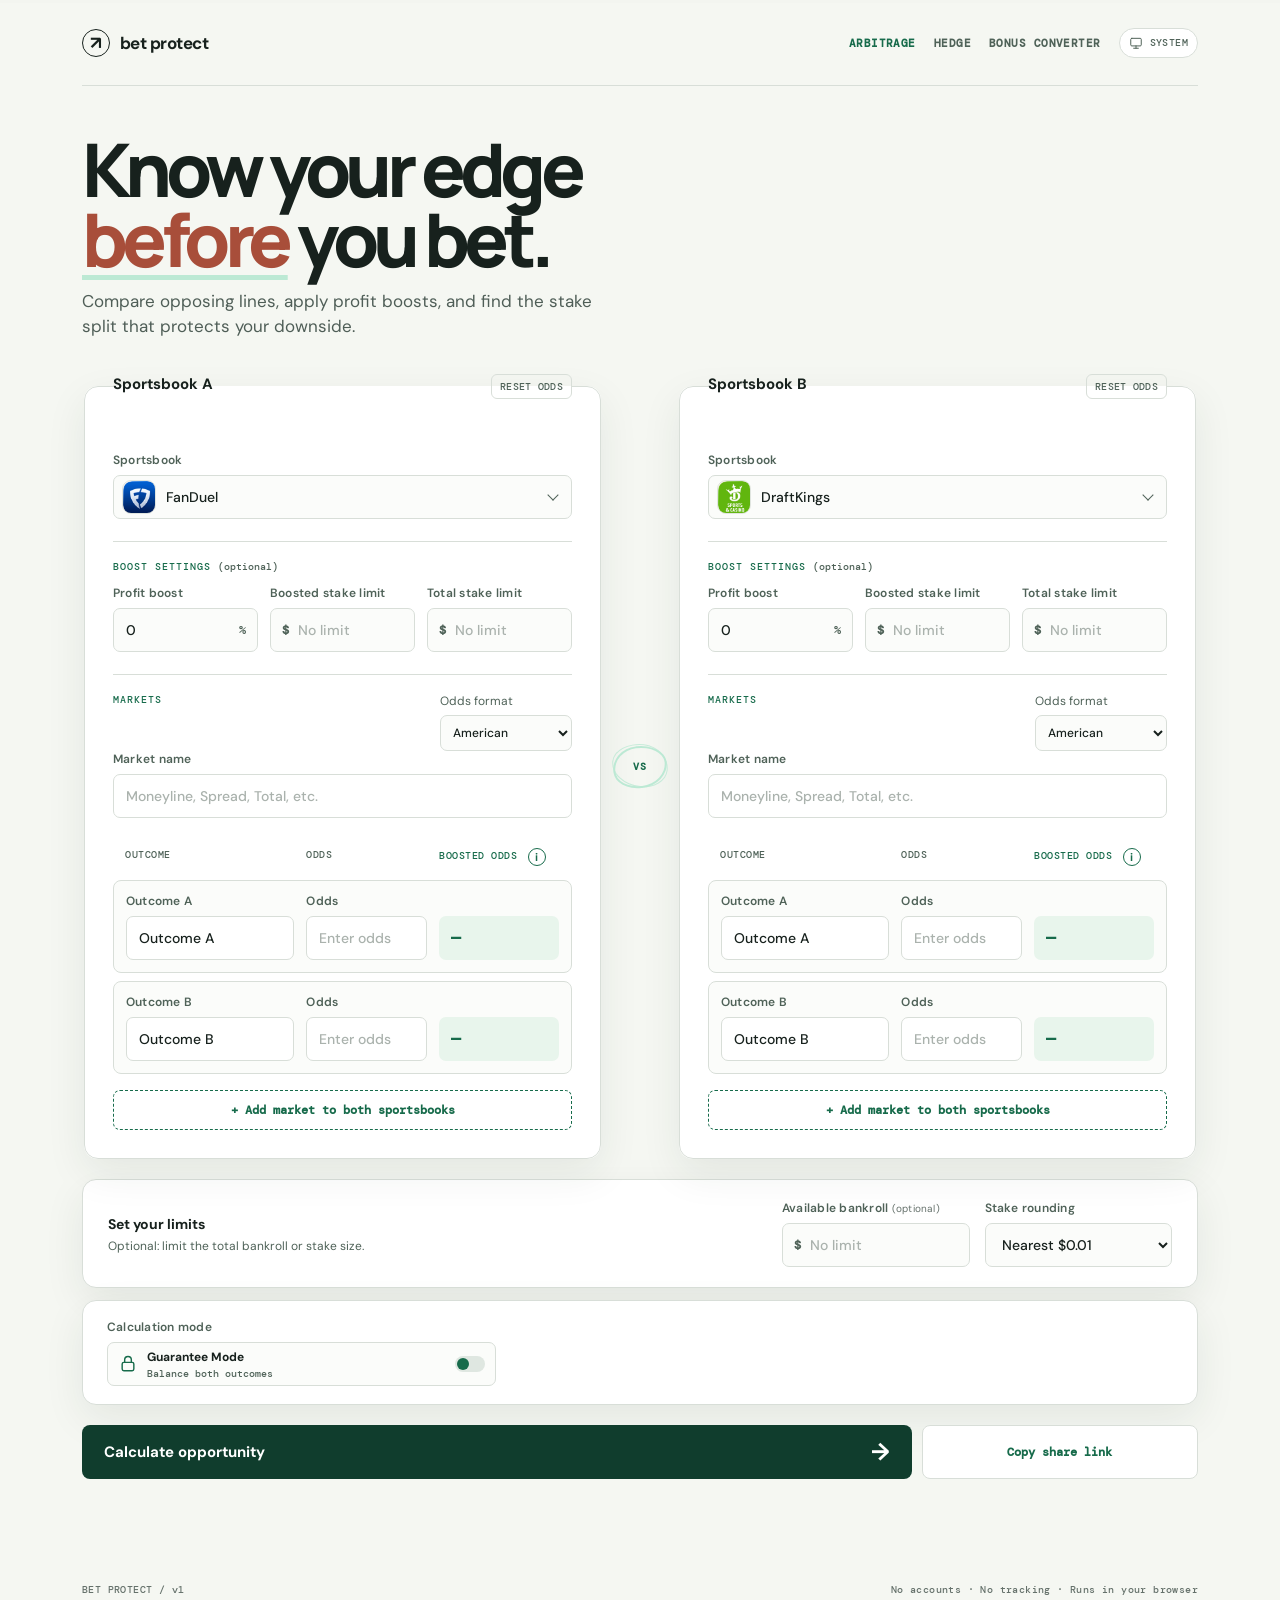
<file: index.html>
<!doctype html>
<html lang="en">
  <head>
    <meta charset="UTF-8" />
    <meta name="viewport" content="width=device-width, initial-scale=1" />
    <meta name="description" content="Calculate two-sided sportsbook arbitrage opportunities with profit boosts, limits, and settlement checks." />
    <title>Bet Protect — Arbitrage calculator</title>
    <link rel="icon" href="assets/favicon.svg" type="image/svg+xml" />
    <link rel="stylesheet" href="styles.css" />
  </head>
  <body>
    <main class="shell">
      <header class="topbar">
        <a class="brand" href="."><span class="brand-mark" aria-hidden="true">↗</span><span>bet protect</span></a><nav class="tool-nav" aria-label="Tools"><a class="active" href="index.html" aria-current="page">Arbitrage</a><a href="hedge.html">Hedge</a><a href="bonus.html">Bonus converter</a><button class="theme-toggle" type="button" data-theme-toggle><span class="theme-toggle-icon" aria-hidden="true"></span><span>System</span></button></nav>
      </header>

      <section class="intro" aria-labelledby="page-title">
        <div>
          <h1 id="page-title">Know your edge<br /><em>before</em> you bet.</h1>
          <p class="lede">Compare opposing lines, apply profit boosts, and find the stake split that protects your downside.</p>
        </div>
      </section>

      <form id="calculator-form" novalidate>
        <section class="market-grid" aria-label="Bet inputs">
          <fieldset class="bet-panel panel-a">
            <legend><span id="book-title-a">Sportsbook A</span><button type="button" class="reset-book" data-reset-side="a">Reset odds</button></legend>
            <label class="field full"><span>Sportsbook</span><div class="book-picker" data-book-picker="a"><select id="book-a" name="book-a" class="book-native-select"><option value="FanDuel">FanDuel</option><option value="DraftKings">DraftKings</option><option value="BetMGM">BetMGM</option><option value="Caesars Sportsbook">Caesars Sportsbook</option><option value="bet365">bet365</option><option value="PrizePicks">PrizePicks</option><option value="Underdog">Underdog</option><option value="Kalshi">Kalshi</option><option value="Polymarket">Polymarket</option><option value="Other sportsbook">Other sportsbook</option></select><button type="button" class="book-trigger" id="book-trigger-a" aria-haspopup="listbox" aria-expanded="false"><span id="logo-a" class="book-logo logo-generic" aria-hidden="true">A</span><span id="book-label-a">FanDuel</span><span class="book-chevron" aria-hidden="true">⌄</span></button><div class="book-menu" id="book-menu-a" role="listbox" aria-label="Choose first sportsbook"></div></div></label>
            <div class="book-settings"><span class="subsection-label">Boost settings <small>(optional)</small></span><div class="settings-row"><label class="field"><span>Profit boost</span><div class="input-suffix"><input id="boost-a" name="boost-a" type="number" value="0" min="0" step="any" /><span>%</span></div></label><label class="field"><span>Boosted stake limit</span><div class="input-prefix"><span>$</span><input id="max-boost-a" name="max-boost-a" type="number" placeholder="No limit" min="0" step="any" /></div></label><label class="field"><span>Total stake limit</span><div class="input-prefix"><span>$</span><input id="max-stake-a" name="max-stake-a" type="number" placeholder="No limit" min="0" step="any" /></div></label></div></div>
            <div class="outcomes-settings market-group" data-market-index="1"><label class="market-name field"><span>Market name</span><input value="Market 1" maxlength="80" placeholder="e.g. Main line" /></label><div class="outcomes-heading"><span class="subsection-label">Markets</span><label class="compact-format"><span>Odds format</span><select id="format-a" name="format-a"><option value="american">American</option><option value="decimal">Decimal</option></select></label></div><div class="outcome-table-head"><span>Outcome</span><span>Odds</span><span>Boosted odds <button type="button" class="info-button outcome-info" data-info-side="a" aria-label="Show boost calculation">i</button></span></div><div class="outcome-row"><label class="field"><span>Outcome A</span><input id="outcome-a" maxlength="80" name="outcome-a" value="Outcome A" /></label><label class="field"><span>Odds</span><input id="odds-a" name="odds-a" type="text" inputmode="text" autocomplete="off" placeholder="Enter odds" /></label><output id="boosted-a-1" class="boosted-value">—</output></div><div class="outcome-row"><label class="field"><span>Outcome B</span><input id="outcome-a-2" maxlength="80" value="Outcome B" /></label><label class="field"><span>Odds</span><input id="odds-a-2" type="text" inputmode="text" autocomplete="off" placeholder="Enter odds" /></label><output id="boosted-a-2" class="boosted-value">—</output></div><small id="boosted-preview-a" class="boosted-preview" hidden></small></div><button type="button" id="add-market" class="add-market">+ Add market to both sportsbooks</button>
          </fieldset>

          <div class="versus" aria-hidden="true"><span>VS</span></div>

          <fieldset class="bet-panel panel-b">
            <legend><span id="book-title-b">Sportsbook B</span><button type="button" class="reset-book" data-reset-side="b">Reset odds</button></legend>
            <label class="field full"><span>Sportsbook</span><div class="book-picker" data-book-picker="b"><select id="book-b" name="book-b" class="book-native-select"><option value="FanDuel">FanDuel</option><option value="DraftKings" selected>DraftKings</option><option value="BetMGM">BetMGM</option><option value="Caesars Sportsbook">Caesars Sportsbook</option><option value="bet365">bet365</option><option value="PrizePicks">PrizePicks</option><option value="Underdog">Underdog</option><option value="Kalshi">Kalshi</option><option value="Polymarket">Polymarket</option><option value="Other sportsbook">Other sportsbook</option></select><button type="button" class="book-trigger" id="book-trigger-b" aria-haspopup="listbox" aria-expanded="false"><span id="logo-b" class="book-logo logo-generic" aria-hidden="true">B</span><span id="book-label-b">DraftKings</span><span class="book-chevron" aria-hidden="true">⌄</span></button><div class="book-menu" id="book-menu-b" role="listbox" aria-label="Choose opposing sportsbook"></div></div></label>
            <div class="book-settings"><span class="subsection-label">Boost settings <small>(optional)</small></span><div class="settings-row"><label class="field"><span>Profit boost</span><div class="input-suffix"><input id="boost-b" name="boost-b" type="number" value="0" min="0" step="any" /><span>%</span></div></label><label class="field"><span>Boosted stake limit</span><div class="input-prefix"><span>$</span><input id="max-boost-b" name="max-boost-b" type="number" placeholder="No limit" min="0" step="any" /></div></label><label class="field"><span>Total stake limit</span><div class="input-prefix"><span>$</span><input id="max-stake-b" name="max-stake-b" type="number" placeholder="No limit" min="0" step="any" /></div></label></div></div>
            <div class="outcomes-settings market-group" data-market-index="1"><label class="market-name field"><span>Market name</span><input value="Market 1" maxlength="80" placeholder="e.g. Main line" /></label><div class="outcomes-heading"><span class="subsection-label">Markets</span><label class="compact-format"><span>Odds format</span><select id="format-b" name="format-b"><option value="american">American</option><option value="decimal">Decimal</option></select></label></div><div class="outcome-table-head"><span>Outcome</span><span>Odds</span><span>Boosted odds <button type="button" class="info-button outcome-info" data-info-side="b" aria-label="Show boost calculation">i</button></span></div><div class="outcome-row"><label class="field"><span>Outcome A</span><input id="outcome-b" maxlength="80" name="outcome-b" value="Outcome A" /></label><label class="field"><span>Odds</span><input id="odds-b" name="odds-b" type="text" inputmode="text" autocomplete="off" placeholder="Enter odds" /></label><output id="boosted-b-1" class="boosted-value">—</output></div><div class="outcome-row"><label class="field"><span>Outcome B</span><input id="outcome-b-2" maxlength="80" value="Outcome B" /></label><label class="field"><span>Odds</span><input id="odds-b-2" type="text" inputmode="text" autocomplete="off" placeholder="Enter odds" /></label><output id="boosted-b-2" class="boosted-value">—</output></div><small id="boosted-preview-b" class="boosted-preview" hidden></small></div>
          </fieldset>
        </section>

        <section class="controls panel" aria-label="Calculation settings">
          <div class="control-copy"><div><strong>Set your limits</strong><p>Optional: limit the total bankroll or stake size.</p></div></div>
          <div class="control-fields">
            <label class="field"><span>Available bankroll <small>(optional)</small></span><div class="input-prefix"><span>$</span><input id="bankroll" name="bankroll" type="number" inputmode="text" placeholder="No limit" min="0" step="any" /></div></label>
            <label class="field"><span>Stake rounding</span><select id="rounding" name="rounding"><option value="0.01">Nearest $0.01</option><option value="0.1">Nearest $0.10</option><option value="1">Nearest $1</option></select></label>
          </div>
        </section>
        <section class="strategy-panel panel" aria-label="Calculation mode"><div class="strategy-controls"><div class="mode-field"><span class="field-label">Calculation mode</span><button id="strategy-mode" class="mode-toggle" type="button" role="switch" aria-checked="false"><span class="mode-icon mode-lock" aria-hidden="true"><svg viewBox="0 0 24 24"><rect x="5" y="10" width="14" height="10" rx="2"/><path d="M8 10V7a4 4 0 0 1 8 0v3"/></svg></span><span class="mode-icon mode-shield" aria-hidden="true"><svg viewBox="0 0 24 24"><path d="M12 3 19 6v5c0 4.7-2.8 8.1-7 10-4.2-1.9-7-5.3-7-10V6l7-3Z"/></svg></span><span class="mode-toggle-copy"><strong>Guarantee Mode</strong><small>Balance both outcomes</small></span><span class="mode-toggle-track" aria-hidden="true"><span></span></span></button></div><label class="field favored-field" hidden><span>Favor</span><select id="favored-outcome"><option value="a">Outcome A</option><option value="b">Outcome B</option></select></label><label class="field favored-field" hidden><span>Maximum acceptable loss</span><div class="input-prefix"><span>$</span><input id="max-loss" type="number" min="0" step="any" placeholder="0.00" /></div></label></div></section>

        <div id="error-message" class="error-message" role="alert" hidden></div>
        <div class="form-actions"><button class="calculate-button" type="submit"><span>Calculate opportunity</span><span class="button-arrow" aria-hidden="true">→</span></button><button id="share-button" class="share-button" type="button">Copy share link</button><span id="share-status" class="share-status" role="status" aria-live="polite"></span></div>
      </form>

      <section id="results" class="results" aria-live="polite" hidden>
        <div class="results-heading"><div><h2 id="result-title">Opportunity found</h2><p id="result-note" class="result-note">Both sides are balanced after rounding.</p></div><span id="arb-badge" class="badge">Mathematical arbitrage</span></div>
        <div id="hero-result" class="hero-result panel"><div><span class="result-label">Guaranteed profit</span><strong id="guaranteed-profit">+$0.00</strong></div><div class="result-side"><span class="result-label">ROI</span><strong id="roi">0.00%</strong><span id="arb-score" class="muted">Arb score 0.0000</span></div></div>
        <div class="panel pairing-panel"><div class="section-heading"><div><h3>Cross-book pairing comparison</h3></div><span class="muted">Choose a pairing</span></div><p class="warning-intro">Pick the direction with the strongest opposing lines after boosts.</p><div id="pairing-results"></div><button type="button" id="pairing-toggle" class="collapse-toggle" aria-expanded="true" aria-controls="pairing-results" aria-label="Collapse pairing comparison"><span aria-hidden="true"></span></button></div>
        <div class="stake-grid">
          <article class="stake-card"><div class="stake-card-head"><span class="stake-label">Bet A</span><span class="stake-book"><span id="stake-logo-a" class="book-logo logo-generic" aria-hidden="true">A</span><span id="result-book-a">Sportsbook A</span></span></div><strong id="stake-a">$0.00</strong><p id="result-outcome-a">Outcome A</p><div class="stake-meta"><span id="effective-a" class="effective-odds">Effective odds —</span><span id="boost-used-a" class="boost-used">0% boost used</span></div></article>
          <article class="stake-card"><div class="stake-card-head"><span class="stake-label">Bet B</span><span class="stake-book"><span id="stake-logo-b" class="book-logo logo-generic" aria-hidden="true">B</span><span id="result-book-b">Sportsbook B</span></span></div><strong id="stake-b">$0.00</strong><p id="result-outcome-b">Outcome B</p><div class="stake-meta"><span id="effective-b" class="effective-odds">Effective odds —</span><span id="boost-used-b" class="boost-used">0% boost used</span></div></article>
          <div class="total-staked"><span>Total staked</span><strong id="total-stake">$0.00</strong></div>
        </div>
        <div class="analysis-grid">
          <div class="panel outcome-panel"><div class="section-heading"><div><h3>Outcome analysis</h3></div><span class="muted">After rounding</span></div><table><thead><tr><th>Scenario</th><th>Gross payout</th><th>Net result</th></tr></thead><tbody><tr><td><span class="scenario-brand"><span id="analysis-logo-a" class="analysis-logo logo-generic" aria-hidden="true">A</span><span id="table-outcome-a">Outcome A wins</span></span></td><td id="payout-a">$0.00</td><td id="profit-a" class="positive">+$0.00</td></tr><tr><td><span class="scenario-brand"><span id="analysis-logo-b" class="analysis-logo logo-generic" aria-hidden="true">B</span><span id="table-outcome-b">Outcome B wins</span></span></td><td id="payout-b">$0.00</td><td id="profit-b" class="positive">+$0.00</td></tr></tbody></table><div class="math-breakdown"><div><span id="math-a-label">If Outcome A wins</span><code id="math-a-payout">$0.00 × 0.000 = $0.00 payout</code><code id="math-a-profit">$0.00 − $0.00 total stake = +$0.00</code></div><div><span id="math-b-label">If Outcome B wins</span><code id="math-b-payout">$0.00 × 0.000 = $0.00 payout</code><code id="math-b-profit">$0.00 − $0.00 total stake = +$0.00</code></div></div></div>
          <div class="panel warnings-panel"><div class="section-heading"><div><h3>Settlement check</h3></div><span class="check-status">User verify</span></div><p class="warning-intro">The math can be protected; settlement still depends on each book's rules.</p><ul id="warnings"></ul></div>
        </div>
        <p class="disclaimer">This calculator finds mathematical arbitrage only. Verify event identity, market definitions, boost eligibility, and settlement rules before placing either wager.</p>
      </section>
      <footer><span>BET PROTECT / v1</span><span>No accounts · No tracking · Runs in your browser</span></footer>
    </main>
    <script src="theme.js"></script><script src="app.js"></script>
  </body>
</html>
</file>
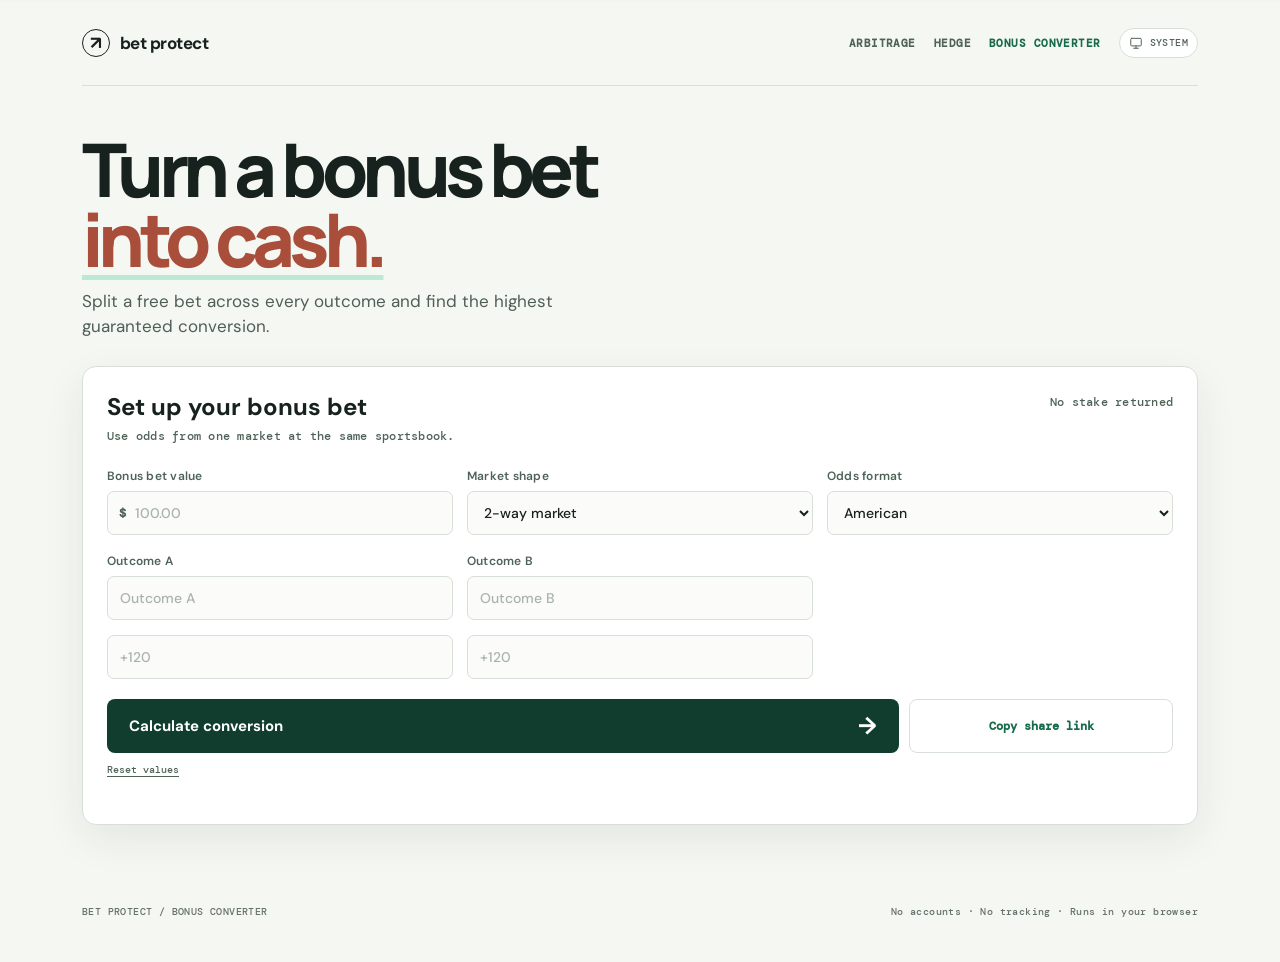
<file: bonus.html>
<!doctype html>
<html lang="en">
  <head>
    <meta charset="UTF-8" />
    <meta name="viewport" content="width=device-width, initial-scale=1" />
    <meta name="description" content="Maximize the conversion of a bonus bet across two-way and three-way markets." />
    <title>Bet Protect — Bonus bet converter</title>
    <link rel="icon" href="assets/favicon.svg" type="image/svg+xml" />
    <link rel="stylesheet" href="styles.css" />
  </head>
  <body>
    <main class="shell bonus-shell">
      <header class="topbar">
        <a class="brand" href="index.html"><span class="brand-mark" aria-hidden="true">↗</span><span>bet protect</span></a>
        <nav class="tool-nav" aria-label="Tools"><a href="index.html">Arbitrage</a><a href="hedge.html">Hedge</a><a class="active" href="bonus.html" aria-current="page">Bonus converter</a><button class="theme-toggle" type="button" data-theme-toggle><span class="theme-toggle-icon" aria-hidden="true"></span><span>System</span></button></nav>
      </header>
      <section class="intro bonus-intro" aria-labelledby="bonus-title">
        <div><h1 id="bonus-title">Turn a bonus bet<br /><em>into cash.</em></h1><p class="lede">Split a free bet across every outcome and find the highest guaranteed conversion.</p></div>
      </section>
      <form id="bonus-form" class="bonus-form" novalidate>
        <section class="panel bonus-input-panel" aria-label="Bonus bet details">
          <div class="section-heading"><div><h2>Set up your bonus bet</h2><p class="muted">Use odds from one market at the same sportsbook.</p></div><span class="muted">No stake returned</span></div>
          <div class="bonus-controls">
            <label class="field"><span>Bonus bet value</span><div class="input-prefix"><span>$</span><input id="bonus-amount" type="number" min="0.01" step="0.01" placeholder="100.00" required /></div></label>
            <label class="field"><span>Market shape</span><select id="market-shape"><option value="2">2-way market</option><option value="3">3-way market</option></select></label>
            <label class="field"><span>Odds format</span><select id="bonus-format"><option value="american">American</option><option value="decimal">Decimal</option></select></label>
          </div>
          <div id="bonus-outcomes" class="bonus-outcomes"></div>
          <div class="form-actions"><button class="calculate-button" type="submit"><span>Calculate conversion</span><span class="button-arrow" aria-hidden="true">→</span></button><button id="bonus-share-button" class="share-button" type="button">Copy share link</button><button id="bonus-reset" class="bonus-reset-button" type="button">Reset values</button><span id="bonus-share-status" class="share-status" role="status" aria-live="polite"></span><span id="bonus-error" class="share-status error-message" role="alert" aria-live="polite" hidden></span></div>
        </section>
      </form>
      <section id="bonus-results" class="bonus-results" aria-live="polite" hidden>
        <div class="results-heading"><div><h2>Conversion plan</h2><p id="bonus-result-note" class="result-note">The allocation equalizes your net profit whichever outcome wins.</p></div><span class="result-badge">GUARANTEED CONVERSION</span></div>
        <div class="bonus-hero panel"><div><span class="eyebrow">GUARANTEED CASH VALUE</span><strong id="guaranteed-cash">+$0.00</strong></div><div class="bonus-hero-stats"><span><small>Conversion rate</small><b id="conversion-rate">0.00%</b></span><span><small>Bonus value</small><b id="result-bonus">$0.00</b></span></div></div>
        <div id="bonus-result-grid" class="bonus-result-grid"></div>
        <details class="panel bonus-explainer"><summary><strong>How the conversion is calculated</strong><span class="muted">Math details</span><span class="disclosure-icon" aria-hidden="true"></span></summary><div id="bonus-math" class="bonus-math"></div></details>
      </section>
      <footer><span>BET PROTECT / BONUS CONVERTER</span><span>No accounts · No tracking · Runs in your browser</span></footer>
    </main>
    <script src="theme.js"></script><script src="bonus.js"></script>
  </body>
</html>
</file>
<file: styles.css>
@import url('https://fonts.googleapis.com/css2?family=DM+Mono:wght@400;500&family=DM+Sans:wght@400;500;600;700&family=Manrope:wght@700;800&display=swap');

:root { --ink:#17211d; --muted:#4f6258; --line:#d8ded8; --paper:#f5f7f2; --surface:#fff; --mint:#bce9d4; --green:#176b4b; --deep:#103d2d; --coral:#ef7e62; --coral-ink:#a84e3a; --muted-light:#65716b; --shadow:0 14px 40px rgba(21,46,35,.08); }
[data-theme="dark"] { color-scheme:dark; --ink:#edf5ef; --muted:#a9bdb1; --line:#30483d; --paper:#101b17; --surface:#172821; --mint:#285a47; --green:#71d4a8; --deep:#0a3527; --coral:#ff9279; --coral-ink:#ffab93; --muted-light:#91a69a; --shadow:0 14px 40px rgba(0,0,0,.24); }
@media (prefers-color-scheme: dark) { :root:not([data-theme="light"]) { color-scheme:dark; --ink:#edf5ef; --muted:#a9bdb1; --line:#30483d; --paper:#101b17; --surface:#172821; --mint:#285a47; --green:#71d4a8; --coral:#ff9279; --coral-ink:#ffab93; --shadow:0 14px 40px rgba(0,0,0,.24); } }
* { box-sizing:border-box; }
html { scroll-behavior:smooth; }
body { margin:0; color:var(--ink); background:var(--paper); font-family:'DM Sans',system-ui,sans-serif; }
body::before { content:''; position:fixed; inset:0; pointer-events:none; opacity:.32; background:#eef2ec; clip-path:inset(0 0 99.7% 0); }
.shell { position:relative; max-width:1180px; margin:auto; padding:0 32px 44px; }
[hidden] { display:none !important; }
.topbar { height:86px; display:flex; align-items:center; justify-content:space-between; border-bottom:1px solid var(--line); }
.brand { display:flex; align-items:center; gap:10px; color:var(--ink); text-decoration:none; font-weight:700; letter-spacing:-.03em; font-size:17px; }
.tool-link { color:var(--green); text-decoration:none; font:500 11px 'DM Mono',monospace; }.tool-link:hover { color:var(--coral-ink); }
.error-message { display:flex; align-items:flex-start; gap:10px; margin:16px 0 0; padding:12px 14px; border:1px solid #e8b8a8; border-radius:8px; background:#fff4ef; color:#8f432f; font:600 12px/1.45 'DM Sans',sans-serif; }.error-message::before { content:'!'; display:grid; place-items:center; width:18px; height:18px; flex:none; border:1.5px solid currentColor; border-radius:50%; font:800 12px/1 Manrope,sans-serif; }.form-actions .error-message { grid-column:1/-1; margin:2px 0 0; }.hedge-input-grid > .error-message { margin:18px 0 0; }.bonus-input-panel .error-message { margin:2px 0 0; }
.theme-toggle { display:inline-flex; align-items:center; gap:7px; padding:7px 9px; border:1px solid var(--line); border-radius:999px; background:var(--surface); color:var(--muted); cursor:pointer; font:500 10px 'DM Mono',monospace; text-transform:uppercase; letter-spacing:.04em; transition:color .18s,border-color .18s,background .18s,transform .18s; }.theme-toggle:hover,.theme-toggle:focus-visible { color:var(--green); border-color:var(--green); transform:translateY(-1px); outline:none; }.theme-toggle-icon { display:grid; place-items:center; width:14px; height:14px; flex:none; }.theme-toggle-icon svg { display:block; width:14px; height:14px; fill:none; stroke:currentColor; stroke-width:1.7; stroke-linecap:round; stroke-linejoin:round; }
[data-theme="dark"] input,[data-theme="dark"] select { background:#12221b; color:var(--ink); }
@media (prefers-color-scheme: dark) { :root:not([data-theme="light"]) input, :root:not([data-theme="light"]) select { background:#12221b; color:var(--ink); } }
.brand-mark { display:grid; place-items:center; width:28px; height:28px; border:1px solid var(--ink); border-radius:50%; font-size:18px; line-height:1; }
.status,.muted { color:var(--muted); font:500 11px 'DM Mono',monospace; letter-spacing:.02em; }
.status { display:flex; align-items:center; gap:8px; }.status-dot { width:7px; height:7px; border-radius:50%; background:#43a976; }
.intro { display:flex; justify-content:flex-start; gap:42px; max-width:820px; padding:48px 0 36px; align-items:end; }
h1,h2,h3,p { margin-top:0; } h1 { margin-bottom:16px; font:800 clamp(44px,5.8vw,74px)/.94 Manrope,sans-serif; letter-spacing:-.075em; } h1 em { color:var(--coral); font-style:normal; }
.lede { max-width:520px; margin:0; font-size:17px; line-height:1.45; color:#4f5e57; }
.intro-note { max-width:270px; padding:17px 0 0 20px; border-left:1px solid var(--coral); color:var(--muted); font-size:13px; line-height:1.5; }.intro-note p { margin:0; }.intro-note strong { color:var(--ink); }.note-icon { display:block; margin-bottom:10px; color:var(--coral); font-size:20px; }
.market-grid { display:grid; grid-template-columns:minmax(0,1fr) 54px minmax(0,1fr); align-items:stretch; gap:10px; }.bet-panel,.panel { background:var(--surface); border:1px solid var(--line); border-radius:14px; box-shadow:var(--shadow); }.bet-panel { padding:28px; min-width:0; }.bet-panel legend { width:100%; padding:0; margin-bottom:25px; font-size:15px; font-weight:700; }.panel-index { margin-right:12px; color:var(--coral); font:500 11px 'DM Mono',monospace; }.versus { display:grid; place-items:center; color:var(--green); font:700 10px 'DM Mono',monospace; }.versus span { position:relative; isolation:isolate; display:grid; place-items:center; min-width:54px; min-height:42px; padding:9px 13px; letter-spacing:.08em; }.versus span::before,.versus span::after { content:""; position:absolute; inset:0; border:2px solid var(--mint); border-radius:47% 53% 51% 49% / 54% 46% 55% 45%; pointer-events:none; z-index:-1; }.versus span::before { transform:rotate(-7deg); }.versus span::after { inset:-2px -1px 1px -1px; border-width:1px; opacity:.8; border-radius:53% 47% 46% 54% / 47% 55% 45% 53%; transform:rotate(6deg); }
.field-grid { display:grid; grid-template-columns:1fr 1fr; gap:17px 14px; }.field { display:grid; gap:7px; min-width:0; }.field.full { grid-column:1/-1; }.field span:first-child { color:var(--muted); font-size:11px; font-weight:600; letter-spacing:.02em; }.field small { font-weight:400; color:#9aa39e; }
.bet-panel > .field-grid > .field:nth-child(2) { grid-column:1/-1; margin-top:4px; padding-top:18px; border-top:1px solid var(--line); }.bet-panel > .field-grid > .field:nth-child(2)::before { content:'Outcomes'; display:block; margin-bottom:4px; color:var(--green); font:500 10px 'DM Mono',monospace; text-transform:uppercase; letter-spacing:.1em; }.bet-panel > .field-grid > .field:nth-child(5) { grid-column:1/-1; margin-top:4px; padding-top:18px; border-top:1px solid var(--line); }.bet-panel > .field-grid > .field:nth-child(5)::before { content:'Boost settings'; display:block; margin-bottom:4px; color:var(--green); font:500 10px 'DM Mono',monospace; text-transform:uppercase; letter-spacing:.1em; }
.boost-math { grid-column:1/-1; display:block; margin-top:8px; padding:12px 14px; border-radius:8px; background:#e8f5ec; color:var(--green) !important; font:700 16px/1.35 'DM Mono',monospace !important; letter-spacing:-.03em; }
.second-outcome { margin-top:20px; padding-top:16px; border-top:1px solid var(--line); }.second-outcome-title { display:block; margin-bottom:12px; color:var(--green); font:500 10px 'DM Mono',monospace; text-transform:uppercase; letter-spacing:.08em; }.second-outcome-grid { display:grid; grid-template-columns:1.4fr 1fr; gap:12px; }.second-outcome-grid .field:nth-child(3) { display:none; }
.book-settings,.outcomes-settings { margin-top:22px; padding-top:18px; border-top:1px solid var(--line); }.subsection-label { display:block; color:var(--green); font:500 10px 'DM Mono',monospace; text-transform:uppercase; letter-spacing:.1em; }.subsection-label small { color:var(--muted); font:500 10px 'DM Mono',monospace; letter-spacing:0; text-transform:none; }.settings-row { display:grid; grid-template-columns:1fr 1fr 1fr; gap:12px; margin-top:12px; }.outcomes-heading { display:flex; justify-content:space-between; align-items:end; gap:12px; }.compact-format { display:grid; gap:6px; width:132px; }.compact-format span { color:var(--muted); font-size:10px; }.compact-format select { min-height:36px; padding:0 8px; font-size:12px; }.outcome-table-head { display:grid; grid-template-columns:1.4fr 1fr 1fr; gap:12px; margin-top:16px; padding:0 12px 6px; color:var(--muted); font:500 10px 'DM Mono',monospace; text-transform:uppercase; letter-spacing:.05em; }.outcome-table-head span:last-child { color:var(--green); }.outcome-row { display:grid; grid-template-columns:1.4fr 1fr 1fr; gap:12px; align-items:end; margin-top:8px; padding:12px; border:1px solid var(--line); border-radius:8px; background:#fbfcfa; }.outcome-row input { background:#fff; }.boosted-value { display:flex; align-items:center; min-height:44px; padding:0 12px; border-radius:7px; background:#e8f5ec; color:var(--green); font:700 16px 'DM Mono',monospace; }.boosted-value.updated { animation:value-pop .38s ease-out; }.outcomes-settings .boosted-preview { display:block; margin:14px 0 0; padding:12px 14px; border-radius:8px; background:#f5f8f4; color:#405048; font:500 13px/1.8 'DM Mono',monospace; letter-spacing:-.02em; white-space:normal; }.outcomes-settings .boosted-preview span { display:block; }.outcomes-settings .boosted-preview[hidden] { display:none !important; }.outcome-info { margin-left:4px; vertical-align:middle; }
.market-group + .market-group { margin-top:24px; padding-top:20px; border-top:1px solid var(--line); }.market-name { margin-bottom:14px; }.market-name input { background:#fff; }.add-market { position:relative; isolation:isolate; overflow:hidden; width:100%; margin-top:16px; padding:11px 14px; border:1px dashed var(--green); border-radius:7px; background:transparent; color:var(--green); cursor:pointer; font:600 12px 'DM Mono',monospace; transition:border-color .18s,color .18s,transform .18s; }.add-market::before { content:''; position:absolute; z-index:-1; top:-80%; bottom:-80%; left:-28%; width:22%; background:var(--mint); opacity:.8; transform:skewX(-18deg) translateX(0); transition:transform .65s cubic-bezier(.16,1,.3,1); }.add-market:hover { border-color:var(--green); color:var(--green); background:#f1fbf5; transform:translateY(-1px); }.add-market:hover::before { transform:skewX(-18deg) translateX(620%); }.remove-market { position:relative; isolation:isolate; overflow:hidden; align-self:flex-end; margin-top:14px; padding:5px 8px; border:1px solid var(--line); border-radius:6px; background:transparent; color:var(--muted); cursor:pointer; font:500 10px 'DM Mono',monospace; text-transform:uppercase; letter-spacing:.03em; transition:border-color .18s,color .18s,transform .18s; }.remove-market::before { content:''; position:absolute; z-index:-1; top:-80%; bottom:-80%; left:-28%; width:22%; background:var(--coral); opacity:.7; transform:skewX(-18deg) translateX(0); transition:transform .65s cubic-bezier(.16,1,.3,1); }.remove-market:hover { border-color:var(--coral); color:var(--coral-ink); background:#fff7f4; transform:translateY(-1px); }.remove-market:hover::before { transform:skewX(-18deg) translateX(620%); }
.market-group + .market-group .outcomes-heading { display:none; }
.market-group { display:flex; flex-direction:column; max-height:1200px; overflow:hidden; opacity:1; transition:max-height .32s cubic-bezier(.16,1,.3,1),opacity .22s ease,margin .32s ease,padding .32s ease; }.market-group.market-removing { max-height:0; opacity:0; margin-top:0; padding-top:0; }.market-group.market-enter { animation:market-enter .34s cubic-bezier(.16,1,.3,1) both; }.market-group .outcomes-heading { order:0; align-items:flex-start; min-height:36px; }.market-group .market-name { order:1; }.market-group .outcome-table-head { order:2; }.market-group .outcome-row { order:3; }.market-group .boosted-preview { order:4; }
@keyframes market-enter { from { opacity:0; transform:translateY(-10px); } to { opacity:1; transform:none; } }
.info-button { width:18px; height:18px; margin-left:4px; padding:0; border:1px solid var(--green); border-radius:50%; background:transparent; color:var(--green); cursor:pointer; font:700 11px/16px 'DM Sans',sans-serif; text-transform:none; }.boosted-preview { margin-left:10px; color:var(--muted); font:400 10px 'DM Mono',monospace; text-transform:none; letter-spacing:0; }
.boosted-line { display:flex; align-items:center; gap:8px; margin-top:14px; }.boosted-line .boost-math { flex:1; margin:0; }.boosted-line .info-button { flex:none; margin:0; }
.reset-book { position:relative; isolation:isolate; overflow:hidden; float:right; padding:5px 8px; border:1px solid var(--line); border-radius:6px; background:transparent; color:var(--muted); cursor:pointer; font:500 10px 'DM Mono',monospace; text-transform:uppercase; letter-spacing:.03em; transition:border-color .18s,color .18s,transform .18s; }.reset-book::before { content:''; position:absolute; z-index:-1; top:-80%; bottom:-80%; left:-28%; width:22%; background:var(--coral); opacity:.7; transform:skewX(-18deg) translateX(0); transition:transform .65s cubic-bezier(.16,1,.3,1); }.reset-book:hover { border-color:var(--coral); color:#a84e3a; background:#fff7f4; transform:translateY(-1px); }.reset-book:hover::before { transform:skewX(-18deg) translateX(620%); }
input,select { width:100%; min-height:44px; border:1px solid var(--line); border-radius:7px; background:#fbfcfa; color:var(--ink); padding:0 12px; outline:none; font:500 14px 'DM Sans',sans-serif; transition:border-color .18s,box-shadow .18s,background .18s; } input:focus,select:focus { border-color:var(--green); background:white; box-shadow:0 0 0 3px rgba(23,107,75,.12); } input::placeholder { color:#aab2ad; }.input-prefix,.input-suffix { position:relative; }.input-prefix > span,.input-suffix > span { position:absolute; top:50%; transform:translateY(-50%); color:var(--muted); font:500 12px 'DM Mono',monospace; z-index:1; }.input-prefix > span { left:12px; }.input-prefix input { padding-left:27px; }.input-suffix > span { right:12px; }.input-suffix input { padding-right:29px; }
.book-picker { position:relative; }.book-native-select { position:absolute; width:1px; height:1px; opacity:0; pointer-events:none; }.book-trigger { width:100%; min-height:44px; display:flex; align-items:center; gap:10px; padding:4px 12px 4px 8px; border:1px solid var(--line); border-radius:7px; background:#fbfcfa; color:var(--ink); cursor:pointer; text-align:left; font:500 14px 'DM Sans',sans-serif; }.book-trigger:focus,.book-picker.is-open .book-trigger { border-color:var(--green); background:white; box-shadow:0 0 0 3px rgba(23,107,75,.12); outline:none; }.book-logo { width:34px; height:34px; display:grid; place-items:center; flex:none; color:var(--coral); font:800 11px Manrope,sans-serif; letter-spacing:-.04em; pointer-events:none; overflow:hidden; }.book-logo img { width:34px; height:34px; display:block; object-fit:cover; border-radius:9px; }.logo-generic { width:34px; height:34px; border:1px solid #e0e5df; border-radius:9px; background:#fff4ef; }.book-chevron { width:8px; height:8px; flex:none; margin: -4px 2px 0 auto; border-right:1.5px solid var(--muted); border-bottom:1.5px solid var(--muted); transform:rotate(45deg); font-size:0; }.book-menu { position:absolute; z-index:10; top:calc(100% + 6px); left:0; right:0; display:none; padding:6px; border:1px solid var(--line); border-radius:9px; background:white; box-shadow:0 16px 34px rgba(21,46,35,.15); }.book-picker.is-open .book-menu { display:grid; gap:2px; }.book-option { display:flex; align-items:center; gap:10px; width:100%; padding:6px; border:0; border-radius:6px; background:transparent; color:var(--ink); cursor:pointer; text-align:left; font:500 13px 'DM Sans',sans-serif; }.book-option:hover,.book-option[aria-selected="true"] { background:#eef6f0; }.book-option .book-logo { width:30px; height:30px; }.book-option .book-logo img { width:30px; height:30px; }
.controls { display:flex; align-items:center; justify-content:space-between; gap:34px; margin-top:20px; padding:20px 25px; }.control-copy { display:flex; gap:12px; align-items:flex-start; }.control-copy strong { font-size:14px; }.control-copy p { margin:4px 0 0; color:var(--muted); font-size:12px; }.control-fields { display:flex; gap:15px; width:390px; }.control-fields .field { flex:1; }.form-actions { display:grid; grid-template-columns:3fr 1fr; gap:10px; align-items:center; margin-top:20px; }.calculate-button { position:relative; isolation:isolate; overflow:hidden; width:100%; height:54px; padding:19px 22px; border:0; border-radius:8px; background:var(--deep); color:white; display:flex; justify-content:space-between; align-items:center; cursor:pointer; font:700 15px 'DM Sans',sans-serif; transition:transform .18s,background .18s,box-shadow .18s; }.calculate-button::before { content:''; position:absolute; z-index:-1; top:-40%; bottom:-40%; left:-28%; width:22%; background:var(--mint); opacity:.75; transform:skewX(-18deg) translateX(0); transition:transform .65s cubic-bezier(.16,1,.3,1); }.calculate-button:hover { background:var(--green); transform:translateY(-2px); box-shadow:0 12px 24px rgba(16,61,45,.18); }.calculate-button:hover::before { transform:skewX(-18deg) translateX(620%); }.calculate-button > span { position:relative; z-index:1; }.button-arrow { font-size:24px; line-height:12px; }.share-button { width:100%; height:54px; padding:0 18px; border:1px solid var(--line); border-radius:8px; background:#fff; color:var(--green); cursor:pointer; font:600 12px 'DM Mono',monospace; transition:background .18s,border-color .18s,transform .18s; }.share-button:hover { background:#edf8f0; border-color:#8bd8ae; transform:translateY(-1px); }.share-status { grid-column:1/-1; min-height:14px; color:var(--green); font:500 10px 'DM Mono',monospace; }
.results { padding-top:86px; animation:rise .55s ease-out both; }.results-heading { display:flex; justify-content:space-between; align-items:end; gap:24px; margin-bottom:18px; }.results-heading h2 { margin:0; font:800 38px/1 Manrope,sans-serif; letter-spacing:-.06em; }.result-note { margin:9px 0 0; color:var(--muted); font-size:13px; }.badge,.check-status { display:inline-flex; align-items:center; padding:8px 10px; border-radius:99px; color:var(--green); background:#dff4e9; font:500 10px 'DM Mono',monospace; text-transform:uppercase; letter-spacing:.04em; }.badge.no-arb { color:#8c4a32; background:#ffeadf; }.hero-result.locked { box-shadow:0 0 0 4px rgba(188,233,212,.42), 0 18px 42px rgba(16,61,45,.16); transform:translateY(-2px); }
@keyframes value-pop { 0% { transform:scale(.96); opacity:.45; } 70% { transform:scale(1.03); } 100% { transform:scale(1); opacity:1; } }
@media (prefers-reduced-motion: reduce) { *,*::before,*::after { scroll-behavior:auto !important; animation-duration:.01ms !important; animation-iteration-count:1 !important; transition-duration:.01ms !important; }.calculate-button:hover { transform:none; box-shadow:none; }.calculate-button::before { display:none; } }
.hero-result { display:flex; justify-content:space-between; align-items:end; padding:30px 32px; background:var(--deep); color:white; border-color:var(--deep); }.result-label { display:block; color:#9bcbb4; text-transform:uppercase; font:500 10px 'DM Mono',monospace; letter-spacing:.12em; }.hero-result strong { display:block; margin-top:8px; font:800 clamp(42px,6vw,70px)/.9 Manrope,sans-serif; letter-spacing:-.07em; }.result-side { text-align:right; }.result-side strong { font-size:30px; }.result-side .muted { display:block; margin-top:11px; color:#9bcbb4; }
.stake-grid { display:grid; grid-template-columns:1fr 1fr .75fr; gap:12px; margin-top:12px; }.stake-card,.total-staked { padding:22px; background:white; border:1px solid var(--line); border-radius:12px; }.stake-card-head { display:flex; justify-content:space-between; gap:8px; color:var(--muted); font-size:11px; }.stake-book { display:flex; align-items:center; gap:7px; }.stake-book .book-logo { width:24px; height:24px; flex:0 0 24px; font-size:9px; }.stake-label { color:var(--green); font:500 10px 'DM Mono',monospace; text-transform:uppercase; }.stake-card > strong { display:block; margin-top:22px; font:800 34px Manrope,sans-serif; letter-spacing:-.06em; }.stake-card p { margin:5px 0 10px; color:var(--muted); font-size:13px; }.stake-meta { display:flex; align-items:center; justify-content:space-between; gap:12px; }.effective-odds { color:var(--green); font:500 10px 'DM Mono',monospace; }.boost-used { margin:0; color:var(--coral-ink); font:600 11px 'DM Mono',monospace; text-align:right; white-space:nowrap; }.total-staked { align-self:stretch; display:flex; flex-direction:column; justify-content:center; }.total-staked span { color:var(--muted); font-size:12px; }.total-staked strong { margin-top:5px; font:700 25px Manrope,sans-serif; }
.stake-book { min-width:0; }.stake-book > span:last-child { min-width:0; overflow:hidden; text-overflow:ellipsis; white-space:nowrap; }
.result-graph { position:relative; }
.analysis-grid { display:grid; grid-template-columns:1.25fr .75fr; gap:12px; margin-top:12px; }.outcome-panel,.warnings-panel { padding:24px; }.section-heading { display:flex; align-items:center; justify-content:space-between; gap:16px; margin-bottom:20px; }.section-heading > div { display:flex; align-items:center; }.section-heading h3 { margin:0; font-size:15px; }.check-status { color:#8c5d2e; background:#fff0d8; }.warning-intro { margin:0 0 14px; color:var(--muted); font-size:13px; line-height:1.45; }.warnings-panel ul { padding:0 0 0 17px; margin:0; color:#4f5e57; font-size:12px; line-height:1.65; }.warnings-panel li::marker { color:var(--coral); } table { width:100%; border-collapse:collapse; font-size:13px; } th { padding:0 0 11px; color:var(--muted); text-align:left; font:500 10px 'DM Mono',monospace; text-transform:uppercase; letter-spacing:.04em; } th:not(:first-child),td:not(:first-child) { text-align:right; } td { padding:15px 0; border-top:1px solid var(--line); } .positive { color:var(--green); font-weight:700; }.negative { color:#b44d38; }.disclaimer { margin:20px 0 0; color:var(--muted); font-size:11px; line-height:1.5; }
.scenario-brand { display:inline-flex; align-items:center; gap:9px; }.analysis-logo { position:static; transform:none; width:38px; height:34px; display:inline-grid; place-items:center; flex:none; color:var(--coral); font:800 10px Manrope,sans-serif; overflow:hidden; }.analysis-logo img { width:34px; height:34px; object-fit:cover; border-radius:9px; }.analysis-logo.logo-generic { width:34px; height:34px; border:1px solid #e0e5df; border-radius:9px; background:#fff4ef; }.math-breakdown { display:grid; grid-template-columns:1fr 1fr; gap:10px; margin-top:17px; padding-top:16px; border-top:1px solid var(--line); }.math-breakdown > div { display:grid; gap:6px; padding:12px; border-radius:8px; background:#f5f8f4; }.math-breakdown span { color:var(--green); font:500 10px 'DM Mono',monospace; text-transform:uppercase; letter-spacing:.05em; }.math-breakdown code { color:#56645d; font:400 11px/1.45 'DM Mono',monospace; white-space:normal; }
footer { display:flex; justify-content:space-between; gap:20px; padding-top:80px; color:#9aa39e; font:500 10px 'DM Mono',monospace; letter-spacing:.04em; }
.pairing-panel { margin-top:12px; padding:24px; }.pairing-row { width:100%; display:grid; grid-template-columns:1fr auto auto; gap:18px; align-items:center; padding:14px 0; border:0; border-top:1px solid var(--line); background:transparent; color:var(--ink); font:inherit; font-size:13px; text-align:left; cursor:pointer; transition:background .18s ease, padding .18s ease, box-shadow .18s ease; }.pairing-row:hover { padding-left:10px; padding-right:10px; background:#f5faf6; }.pairing-row.selected { padding-left:10px; padding-right:10px; background:#edf8f0; box-shadow:inset 3px 0 0 var(--green); }.pairing-row.recommended { color:var(--green); }.pairing-row strong { font:700 13px 'DM Mono',monospace; }.pairing-label { display:flex; align-items:center; gap:9px; }.pairing-tag { padding:4px 7px; border-radius:99px; background:#dff4e9; color:var(--green); font:500 9px 'DM Mono',monospace; text-transform:uppercase; }
.collapse-toggle { display:grid; place-items:center; width:28px; height:18px; margin:6px auto -6px; padding:0; border:0; background:transparent; color:var(--muted); cursor:pointer; }.collapse-toggle span { width:7px; height:7px; border-right:1.5px solid currentColor; border-bottom:1.5px solid currentColor; transform:rotate(225deg) translate(-1px,-1px); transition:transform .28s cubic-bezier(.16,1,.3,1),color .18s ease; }.collapse-toggle:hover { color:var(--green); }.pairing-panel .warning-intro { max-height:80px; overflow:hidden; margin-bottom:16px; transition:max-height .32s cubic-bezier(.16,1,.3,1),opacity .22s ease,margin .32s ease; }.pairing-panel #pairing-results { max-height:1600px; overflow:hidden; opacity:1; transition:max-height .42s cubic-bezier(.16,1,.3,1),opacity .22s ease; }.pairing-panel .pairing-row { transition:background .18s ease,padding .18s ease,box-shadow .18s ease,opacity .24s ease,transform .32s cubic-bezier(.16,1,.3,1); }.pairing-panel.is-collapsed .warning-intro { max-height:0; opacity:0; margin-bottom:0; }.pairing-panel.is-collapsed #pairing-results { max-height:58px; }.pairing-panel.is-collapsed #pairing-results .pairing-row:not(.selected) { opacity:0; transform:translateY(-8px); pointer-events:none; }.pairing-panel.is-collapsed .collapse-toggle span { transform:rotate(45deg) translate(-1px,-1px); }.pairing-panel.is-collapsed .collapse-toggle { margin-top:4px; }
.intro h1 em { color:var(--coral-ink); text-decoration:underline; text-decoration-thickness:5px; text-underline-offset:8px; text-decoration-color:var(--mint); }
.logo-generic { color:var(--coral-ink); }
.field small, footer { color:var(--muted-light); }
.reset-book:hover { color:var(--coral-ink); }
.badge.no-arb,.negative { color:var(--coral-ink); }
.warnings-panel li::marker { color:var(--coral-ink); }
@keyframes rise { from { opacity:0; transform:translateY(16px); } to { opacity:1; transform:none; } }
@media (max-width:760px) { .shell { padding:0 17px 30px; }.topbar { height:68px; }.status { font-size:9px; }.intro { display:block; padding:34px 0 26px; }.intro h1 { font-size:46px; margin-bottom:15px; }.lede { font-size:16px; line-height:1.45; }.intro-note { max-width:none; margin-top:30px; padding:14px 0 0; border-left:0; border-top:1px solid var(--coral); }.market-grid { display:block; }.versus { height:56px; }.bet-panel { padding:22px 18px; }.controls { display:block; padding:18px; }.control-fields { width:auto; margin-top:18px; }.results { padding-top:58px; }.results-heading { display:block; }.results-heading h2 { font-size:32px; margin-bottom:15px; }.hero-result { padding:24px 20px; }.hero-result strong { font-size:48px; }.result-side strong { font-size:25px; }.stake-grid,.analysis-grid { grid-template-columns:1fr; }.total-staked { padding:18px 22px; flex-direction:row; justify-content:space-between; align-items:center; }.total-staked strong { margin:0; }.graph-row { grid-template-columns:95px 1fr 72px; gap:8px; }.graph-value { font-size:10px; }.math-breakdown { grid-template-columns:1fr; }.settings-row { grid-template-columns:1fr; }.outcome-table-head,.outcome-row { grid-template-columns:1.2fr 1fr 1fr; gap:7px; }.outcome-row { padding:9px; }.boosted-value { padding:0 7px; font-size:12px; }.pairing-row { grid-template-columns:1fr auto; }.pairing-row .pairing-tag { grid-column:1/-1; grid-row:1; justify-self:start; }footer { display:block; padding-top:56px; line-height:2; } }

/* Typesetting pass: keep measurements monospace while lifting operational copy. */
.status,.muted { font-size:12px; }
.field span:first-child,.compact-format span { font-size:12px; }
.warning-intro,.result-note { line-height:1.55; }
.warnings-panel ul { font-size:13px; line-height:1.7; }
.disclaimer { font-size:12px; }
.math-breakdown span { font-size:11px; }
.math-breakdown code { font-size:12px; line-height:1.55; }
.pairing-row { line-height:1.45; }
.hedge-intro { max-width:760px; }.hedge-form { margin-top:8px; }.hedge-input-grid { padding:24px; }.hedge-fields { display:grid; grid-template-columns:1fr 1fr; gap:17px 14px; }.hedge-bias { display:grid; grid-template-columns:1fr auto; gap:6px 18px; align-items:center; margin-top:24px; padding-top:20px; border-top:1px solid var(--line); }.hedge-bias p { margin:5px 0 0; color:var(--muted); font-size:13px; }.hedge-bias output { color:var(--green); font:600 12px 'DM Mono',monospace; text-align:right; }.hedge-bias input[type=range] { grid-column:1/-1; width:100%; min-height:0; height:6px; accent-color:var(--green); padding:0; border:0; background:var(--mint); box-shadow:none; }.bias-scale { grid-column:1/-1; display:flex; justify-content:space-between; color:var(--muted); font:500 10px 'DM Mono',monospace; }.hedge-input-grid > .calculate-button { margin-top:24px; }.hedge-input-grid > .error-message { margin:12px 0 0; }.hedge-results { padding-top:64px; animation:rise .45s ease-out both; }.hedge-options { display:grid; grid-template-columns:repeat(3,1fr); gap:12px; }.hedge-option { padding:22px; border:1px solid var(--line); border-radius:12px; background:#fff; box-shadow:var(--shadow); }.hedge-option.recommended { border-color:#9bd5b8; box-shadow:0 0 0 3px rgba(188,233,212,.48),var(--shadow); }.hedge-option-head { display:flex; justify-content:space-between; gap:12px; align-items:start; }.hedge-option-head p { margin:7px 0 0; color:var(--muted); font-size:12px; line-height:1.4; }.hedge-option-head strong { color:var(--green); font:800 27px Manrope,sans-serif; letter-spacing:-.05em; }.hedge-outcomes { display:grid; gap:10px; margin-top:24px; padding-top:16px; border-top:1px solid var(--line); color:var(--muted); font-size:12px; }.hedge-outcomes span { display:flex; justify-content:space-between; gap:10px; }.hedge-outcomes b { color:var(--ink); font:700 12px 'DM Mono',monospace; }.hedge-explainer { margin-top:12px; padding:24px; }.hedge-math { margin:0; color:var(--muted); font:500 13px/1.7 'DM Mono',monospace; }.hedge-math-grid { display:grid; grid-template-columns:repeat(3,1fr); gap:10px; }.hedge-math-card { display:grid; gap:9px; padding:15px; border:1px solid var(--line); border-radius:8px; background:#f5f8f4; }.hedge-math-card > span { color:var(--green); font:600 10px 'DM Mono',monospace; text-transform:uppercase; letter-spacing:.06em; }.hedge-math-card strong { color:var(--green); font:800 24px Manrope,sans-serif; letter-spacing:-.04em; }.hedge-math-card code { color:var(--ink); font:600 12px/1.5 'DM Mono',monospace; white-space:normal; }.hedge-math-card p { margin:0; color:var(--muted); font:500 11px/1.45 'DM Sans',sans-serif; }.hedge-math-target { background:#e8f5ec; border-color:#9bcbb4; }.hedge-math-note { margin:18px 0 0; padding-top:16px; border-top:1px solid var(--line); color:var(--muted); font:500 12px/1.55 'DM Sans',sans-serif; }
@media (max-width:760px) { .hedge-fields,.hedge-options { grid-template-columns:1fr; }.hedge-input-grid,.hedge-explainer { padding:18px; } }
@media (max-width:760px) { .hedge-math-grid { grid-template-columns:1fr; }.hedge-math-card { padding:14px; } }
@media (max-width:390px) { .field-grid { grid-template-columns:1fr; }.field.full { grid-column:auto; }.control-fields { display:grid; grid-template-columns:1fr; }.intro h1 { font-size:46px; } }
.hedge-chart-panel { margin-top: 1.25rem; padding: 24px; }
.hedge-chart-wrap { position: relative; height: 22rem; margin: 1.25rem 0 .25rem; }
.hedge-option.unavailable { opacity: .72; }
.hedge-option[data-strategy] { cursor: pointer; transition: transform .18s ease, box-shadow .18s ease, border-color .18s ease; }
.hedge-option[data-strategy] { position: relative; isolation: isolate; overflow: hidden; }
.hedge-option[data-strategy] > * { position: relative; z-index: 1; }
.hedge-option[data-strategy]::before { content:''; position:absolute; z-index:0; top:-55%; bottom:-55%; left:-28%; width:18%; opacity:0; transform:skewX(-18deg) translateX(0); pointer-events:none; }
.hedge-option.current::before { background:var(--coral); }
.hedge-option.balanced::before { background:var(--mint); }
.hedge-option.opposing::before { background:var(--green); }
.hedge-option[data-strategy]:hover::before, .hedge-option[data-strategy]:focus-visible::before { animation:hedge-card-sweep .65s cubic-bezier(.16,1,.3,1) both; }
@keyframes hedge-card-sweep { 0% { opacity:0; transform:skewX(-18deg) translateX(0); } 12% { opacity:.42; } 86% { opacity:.42; } 100% { opacity:0; transform:skewX(-18deg) translateX(820%); } }
.hedge-option[data-strategy]:hover, .hedge-option[data-strategy]:focus-visible, .hedge-option.is-active { transform: translateY(-2px); outline: none; }
.hedge-option.current[data-strategy]:hover, .hedge-option.current[data-strategy]:focus-visible, .hedge-option.current.is-active { border-color: var(--coral); box-shadow: 0 0 0 3px rgba(239,118,94,.2),var(--shadow); }
.hedge-option.balanced[data-strategy]:hover, .hedge-option.balanced[data-strategy]:focus-visible, .hedge-option.balanced.is-active { border-color: #69c99a; box-shadow: 0 0 0 3px rgba(105,201,154,.22),var(--shadow); }
.hedge-option.balanced.recommended.is-active { border-color: #69c99a; box-shadow: 0 0 0 3px rgba(105,201,154,.22),var(--shadow); transform: translateY(-2px); }
.hedge-option.opposing[data-strategy]:hover, .hedge-option.opposing[data-strategy]:focus-visible, .hedge-option.opposing.is-active { border-color: var(--green); box-shadow: 0 0 0 3px rgba(8,115,79,.2),var(--shadow); }
.hedge-option.current { border-top: 4px solid var(--coral); }
.hedge-option.balanced { border-top: 4px solid var(--mint); }
.hedge-option.balanced.recommended { border: 1px solid var(--line); border-top: 4px solid var(--mint); box-shadow: var(--shadow); }
.hedge-option.balanced .stake-label { color: #4eae7d; }
.hedge-option.opposing { border-top: 4px solid var(--green); }
.hedge-stake-result, .hedge-guarantee { display:flex; justify-content:space-between; align-items:baseline; gap:12px; }
.hedge-stake-result { margin-top:20px; padding-bottom:15px; border-bottom:1px solid var(--line); color:var(--muted); font:500 11px 'DM Mono',monospace; }
.hedge-stake-result strong { color:var(--ink); font:800 25px Manrope,sans-serif; letter-spacing:-.04em; }
.hedge-guarantee { display:grid; grid-template-columns:1fr auto; margin-top:16px; color:var(--muted); font-size:12px; }
.hedge-guarantee strong { color:var(--green); font:800 23px Manrope,sans-serif; letter-spacing:-.04em; }
.hedge-guarantee small { grid-column:1/-1; margin-top:5px; color:var(--muted); font:500 10px 'DM Mono',monospace; }
.hedge-option.current .hedge-guarantee strong { color:var(--coral-ink); }
.hedge-option.current .stake-label { color:var(--coral-ink); }
.hedge-option.balanced .hedge-guarantee { position:relative; }
.hedge-option.balanced .hedge-guarantee strong { color:var(--green); }
.hedge-option.balanced .hedge-guarantee strong { position:relative; z-index:0; padding:0 5px; }
.hedge-option.balanced .hedge-guarantee strong::before { content:''; position:absolute; z-index:-1; left:-3px; right:-3px; top:43%; height:58%; border-radius:48% 42% 52% 38%; background:var(--mint); transform:rotate(-2deg) skewX(-10deg); }
.hedge-option.opposing .hedge-guarantee strong { color:var(--green); }
.hedge-outcomes .potential { color:var(--coral-ink); }
.hedge-option.opposing .hedge-outcomes .potential { color:var(--green); }
.hedge-outcomes .potential b { color:inherit; }
.hedge-outcomes .potential b { position:relative; z-index:0; padding:0 5px; }
.hedge-outcomes .potential b::before { content:''; position:absolute; z-index:-1; left:-3px; right:-3px; top:43%; height:58%; border-radius:48% 42% 52% 38%; background:#ffd8cf; transform:rotate(-2deg) skewX(-10deg); }
.hedge-option.opposing .hedge-outcomes .potential b::before { background:var(--mint); }
.custom-stake-card { display:grid; grid-template-columns:1.2fr repeat(3,1fr); gap:12px; margin-top:18px; padding:14px 16px; border-top:1px solid var(--line); background:#f5f8f4; }
.selected-stake-card { margin-top:18px; }
.selected-stake-card + .custom-stake-card { margin-top:0; }
.selected-stake-card.current { background:#fff7f4; }
.selected-stake-card.balanced { background:#f2faf5; }
.selected-stake-card.opposing { background:#f2f7f3; }
.custom-stake-card > div { display:grid; gap:5px; }
.custom-stake-card span { color:var(--muted); font:500 10px 'DM Mono',monospace; text-transform:uppercase; letter-spacing:.04em; }
.custom-stake-card strong { color:var(--ink); font:800 22px Manrope,sans-serif; letter-spacing:-.04em; }
.custom-stake-card em { color:var(--green); font:600 10px 'DM Mono',monospace; font-style:normal; text-transform:uppercase; letter-spacing:.04em; }
.custom-stake-card b { color:var(--green); font:800 22px Manrope,sans-serif; letter-spacing:-.04em; }
.custom-stake-card b.negative { color:var(--coral-ink); }
.custom-stake-warning { display:block; margin-top:4px; color:var(--coral-ink); font:600 11px 'DM Mono',monospace; }
@media (max-width:760px) { .custom-stake-card { grid-template-columns:1fr 1fr; }.custom-stake-warning { grid-column:1/-1; grid-row:auto; } }
.hedge-math { line-height: 1.8; }
.hedge-chart-panel h2, .hedge-explainer h2 { margin: 0; font-size: 18px; letter-spacing: -.03em; }
.hedge-chart-help { display:flex; align-items:center; gap:7px; color:var(--muted); font:500 10px 'DM Mono',monospace; }
.hedge-chart-help .muted { margin-left:10px; }
.hedge-region-key { width:14px; height:10px; display:inline-block; border:1px solid rgba(23,107,75,.18); background:rgba(188,233,212,.65); }
.hedge-chart-panel .section-heading, .hedge-explainer .section-heading { margin-bottom: 0; }
.hedge-explainer { padding-top: 22px; padding-bottom: 22px; }
@media (max-width:760px) { .hedge-chart-panel { padding: 18px; }.hedge-chart-panel .section-heading { align-items:flex-start; }.hedge-chart-help { flex-wrap:wrap; justify-content:flex-end; max-width:190px; text-align:right; }.hedge-chart-help .muted { width:100%; margin-left:0; }.hedge-chart-wrap { height: 18rem; margin-left: 0; margin-right: 0; } }
.hedge-explainer { padding: 0; overflow: hidden; }
.hedge-explainer summary { display:flex; align-items:center; gap:16px; padding:20px 24px; cursor:pointer; list-style:none; }
.hedge-explainer summary::-webkit-details-marker { display:none; }
.hedge-explainer summary strong { display:block; color:var(--ink); font:800 15px Manrope,sans-serif; letter-spacing:-.02em; }
.hedge-explainer summary .muted { margin-left:auto; }
.hedge-disclosure-icon { width:10px; height:10px; flex:none; border-right:1.5px solid var(--green); border-bottom:1.5px solid var(--green); transform:rotate(45deg) translateY(-3px); transition:transform .25s cubic-bezier(.16,1,.3,1); }
.hedge-explainer[open] .hedge-disclosure-icon { transform:rotate(225deg) translate(-1px,-1px); }
.hedge-explainer-body { padding:0 24px 24px; border-top:1px solid var(--line); }
.hedge-explainer .hedge-math { margin:0; padding-top:20px; }
.hedge-option strong, .hedge-math { font-variant-numeric: tabular-nums lining-nums; }
.hedge-stake-result strong, .hedge-guarantee strong { line-height: 1; }
.hedge-outcomes b { font-variant-numeric: tabular-nums; }
@media (max-width:760px) { .hedge-explainer summary { padding:18px; }.hedge-explainer-body { padding:0 18px 18px; }.hedge-explainer .hedge-math { padding-top:16px; } }
.strategy-panel { margin-top:12px; padding:18px 24px; }
.strategy-controls { display:grid; grid-template-columns:1.2fr 1fr 1fr; gap:14px; }
.strategy-controls [hidden] { display:none; }
.mode-field { display:grid; gap:7px; min-width:0; }
.field-label { color:var(--muted); font-size:12px; font-weight:600; letter-spacing:.02em; }
.mode-toggle { position:relative; display:flex; align-items:center; gap:9px; width:100%; min-height:44px; padding:5px 10px; border:1px solid var(--line); border-radius:7px; background:#fbfcfa; color:var(--ink); cursor:pointer; text-align:left; font:inherit; transition:border-color .18s,background .18s,box-shadow .18s; }
.mode-toggle:hover,.mode-toggle:focus-visible { border-color:var(--green); background:#fff; box-shadow:0 0 0 3px rgba(23,107,75,.12); outline:none; }
.mode-icon { display:none; color:var(--green); line-height:1; }.mode-icon svg { width:20px; height:20px; display:block; fill:none; stroke:currentColor; stroke-width:1.7; stroke-linecap:round; stroke-linejoin:round; }
.mode-icon.mode-lock { display:block; }
.mode-toggle.is-protect .mode-icon.mode-lock { display:none; }.mode-toggle.is-protect .mode-icon.mode-shield { display:block; color:var(--coral-ink); }
.mode-toggle-copy { display:grid; gap:2px; min-width:0; }.mode-toggle-copy strong { font:700 12px 'DM Sans',sans-serif; }.mode-toggle-copy small { color:var(--muted); font:500 10px 'DM Mono',monospace; }
.mode-toggle-track { width:30px; height:16px; flex:none; margin-left:auto; padding:2px; border-radius:99px; background:#dfe7e1; }.mode-toggle-track span { display:block; width:12px; height:12px; border-radius:50%; background:var(--green); transition:transform .2s cubic-bezier(.16,1,.3,1),background .2s; }.mode-toggle.is-protect .mode-toggle-track { background:#ffe4dc; }.mode-toggle.is-protect .mode-toggle-track span { background:var(--coral-ink); transform:translateX(14px); }
@media (max-width:760px) { .strategy-panel { padding:18px; }.strategy-controls { grid-template-columns:1fr; } }

.tool-nav { display:flex; gap:18px; align-items:center; font:600 11px 'DM Mono',monospace; text-transform:uppercase; letter-spacing:.04em; }
.tool-nav a { color:var(--muted); text-decoration:none; }.tool-nav a:hover,.tool-nav a.active { color:var(--green); }
.bonus-controls { display:grid; grid-template-columns:1fr 1fr 1fr; gap:14px; margin-top:22px; }
.bonus-input-panel { padding:24px; }
.bonus-input-panel .section-heading { margin-bottom:0; align-items:flex-start; }
.bonus-input-panel .section-heading > div { display:grid; gap:6px; align-items:start; }
.bonus-input-panel .section-heading h2 { margin:0; }
.bonus-input-panel .section-heading p { margin:0; line-height:1.45; }
.bonus-input-panel .section-heading > .muted { padding-top:3px; text-align:right; white-space:nowrap; }
.bonus-intro { padding-bottom:28px; }
.bonus-results { padding-top:56px; animation:rise .45s ease-out both; }
.bonus-results .results-heading { margin-bottom:20px; }
.bonus-outcomes { display:grid; grid-template-columns:repeat(3,1fr); gap:14px; margin-top:18px; }
.bonus-outcome { min-width:0; }.bonus-outcome input { min-width:0; }.bonus-odds-input { margin-top:8px; }
.bonus-odds-input input { width:100%; }
.bonus-hero { display:flex; justify-content:space-between; align-items:end; padding:30px 34px; background:var(--deep); color:#fff; border-color:var(--deep); }
.bonus-hero .eyebrow { display:block; color:#a9d9c1; font:600 11px 'DM Mono',monospace; letter-spacing:.08em; }.bonus-hero > div:first-child { display:grid; gap:8px; }.bonus-hero strong { font:800 clamp(3.5rem,8vw,6rem) Manrope,sans-serif; letter-spacing:-.07em; line-height:.9; }.bonus-hero-stats { display:flex; gap:34px; text-align:right; }.bonus-hero-stats span { display:grid; gap:5px; }.bonus-hero-stats small { color:#a9d9c1; font:600 10px 'DM Mono',monospace; text-transform:uppercase; }.bonus-hero-stats b { font:800 24px Manrope,sans-serif; }
.result-badge { color:var(--green); background:var(--mint); border-radius:999px; padding:9px 13px; font:600 10px 'DM Mono',monospace; letter-spacing:.04em; }
.bonus-result-grid { display:grid; grid-template-columns:repeat(3,1fr); gap:14px; margin-top:14px; }.bonus-result-card { display:grid; grid-template-columns:auto 1fr; gap:12px 14px; padding:22px; border:1px solid var(--line); border-radius:14px; background:#fff; box-shadow:var(--shadow); }.bonus-card-index { display:grid; place-items:center; width:30px; height:30px; border-radius:50%; background:var(--coral); color:#fff; font:700 12px 'DM Mono',monospace; }.bonus-result-card h3 { margin:0; font-size:18px; }.bonus-result-card p { margin:5px 0 0; color:var(--muted); font:500 11px 'DM Mono',monospace; }.bonus-allocation,.bonus-outcome-profit { grid-column:1/-1; display:flex; justify-content:space-between; align-items:baseline; border-top:1px solid var(--line); padding-top:14px; }.bonus-allocation small,.bonus-outcome-profit small { color:var(--muted); font:600 10px 'DM Mono',monospace; text-transform:uppercase; }.bonus-allocation strong { color:var(--ink); font:800 25px Manrope,sans-serif; }.bonus-outcome-profit b { color:var(--green); font:800 19px Manrope,sans-serif; }.bonus-explainer { margin-top:14px; padding:0; overflow:hidden; }.bonus-explainer summary { display:flex; align-items:center; gap:16px; padding:20px 24px; cursor:pointer; list-style:none; }.bonus-explainer summary::-webkit-details-marker { display:none; }.bonus-explainer summary .muted { margin-left:auto; }.disclosure-icon { width:10px; height:10px; border-right:1.5px solid var(--green); border-bottom:1.5px solid var(--green); transform:rotate(45deg) translateY(-3px); }.bonus-explainer[open] .disclosure-icon { transform:rotate(225deg) translate(-1px,-1px); }.bonus-math { border-top:1px solid var(--line); padding:20px 24px; line-height:1.8; }.bonus-math p { margin:0 0 18px; }.bonus-math p:last-child { margin-bottom:0; }
.bonus-reset-button { grid-column:1/-1; justify-self:start; padding:0; border:0; background:none; color:var(--muted); cursor:pointer; font:500 10px 'DM Mono',monospace; text-decoration:underline; text-underline-offset:3px; }.bonus-reset-button:hover { color:var(--coral-ink); }.bonus-share-status { grid-column:1/-1; }
@media (max-width:760px) { .tool-nav { gap:9px; font-size:9px; }.bonus-intro { padding-bottom:20px; }.bonus-input-panel { padding:18px; }.bonus-input-panel .section-heading > .muted { padding-top:2px; font-size:9px; }.bonus-controls,.bonus-outcomes,.bonus-result-grid { grid-template-columns:1fr; }.bonus-hero { display:grid; gap:24px; padding:24px 20px; }.bonus-hero-stats { justify-content:space-between; text-align:left; }.bonus-result-card { padding:18px; }.bonus-results { padding-top:44px; }.bonus-results .results-heading { margin-bottom:16px; }.bonus-explainer summary { padding:18px; }.bonus-math { padding:18px; } }

:is([data-theme="dark"], :root:not([data-theme="light"])) .book-trigger,
:is([data-theme="dark"], :root:not([data-theme="light"])) .book-menu { background:#12221b; color:var(--ink); }
:is([data-theme="dark"], :root:not([data-theme="light"])) .book-option:hover,
:is([data-theme="dark"], :root:not([data-theme="light"])) .book-option[aria-selected="true"] { background:#234537; }
:is([data-theme="dark"], :root:not([data-theme="light"])) .outcome-row { background:#12221b; }
:is([data-theme="dark"], :root:not([data-theme="light"])) .outcome-row input,
:is([data-theme="dark"], :root:not([data-theme="light"])) .mode-toggle,
:is([data-theme="dark"], :root:not([data-theme="light"])) .share-button { background:#172b22; color:var(--ink); }
:is([data-theme="dark"], :root:not([data-theme="light"])) .mode-toggle:hover,
:is([data-theme="dark"], :root:not([data-theme="light"])) .mode-toggle:focus-visible { background:#203c30; }
:is([data-theme="dark"], :root:not([data-theme="light"])) .share-button:hover { background:#234537; }
:is([data-theme="dark"], :root:not([data-theme="light"])) .stake-card,
:is([data-theme="dark"], :root:not([data-theme="light"])) .total-staked,
:is([data-theme="dark"], :root:not([data-theme="light"])) .hedge-option,
:is([data-theme="dark"], :root:not([data-theme="light"])) .bonus-result-card { background:var(--surface); }
:is([data-theme="dark"], :root:not([data-theme="light"])) .math-breakdown > div,
:is([data-theme="dark"], :root:not([data-theme="light"])) .custom-stake-card { background:#12221b; }
:is([data-theme="dark"], :root:not([data-theme="light"])) .hedge-option.balanced .hedge-guarantee strong::before { background:#285a47; }
:is([data-theme="dark"], :root:not([data-theme="light"])) .hedge-option.current .hedge-outcomes .potential b::before { background:#754638; }
:is([data-theme="dark"], :root:not([data-theme="light"])) .hedge-option.balanced { border-top-color:#bce9d4; }
:is([data-theme="dark"], :root:not([data-theme="light"])) .hedge-option.balanced .stake-label { color:#bce9d4; }
:is([data-theme="dark"], :root:not([data-theme="light"])) .hedge-option.opposing { border-top-color:#fff; }
:is([data-theme="dark"], :root:not([data-theme="light"])) .hedge-option.opposing .stake-label,
:is([data-theme="dark"], :root:not([data-theme="light"])) .hedge-option.opposing .hedge-guarantee strong { color:#fff; }
:is([data-theme="dark"], :root:not([data-theme="light"])) .boosted-value,
:is([data-theme="dark"], :root:not([data-theme="light"])) .boost-math { background:#214536; color:#9fe0bd !important; }
:is([data-theme="dark"], :root:not([data-theme="light"])) .outcomes-settings .boosted-preview { background:#1b3027; color:#b2c9bb; }
:is([data-theme="dark"], :root:not([data-theme="light"])) .hedge-math-card { background:#12221b; }
:is([data-theme="dark"], :root:not([data-theme="light"])) .pairing-row:hover { background:#1b3027; }
:is([data-theme="dark"], :root:not([data-theme="light"])) .pairing-row.selected { background:#214536; }
:is([data-theme="dark"], :root:not([data-theme="light"])) .badge,
:is([data-theme="dark"], :root:not([data-theme="light"])) .check-status,
:is([data-theme="dark"], :root:not([data-theme="light"])) .result-badge,
:is([data-theme="dark"], :root:not([data-theme="light"])) .pairing-tag { background:#214536; color:#9fe0bd; }
:is([data-theme="dark"], :root:not([data-theme="light"])) .badge.no-arb { background:#4a2d27; color:#ffb09a; }
:is([data-theme="dark"], :root:not([data-theme="light"])) .check-status { background:#493923; color:#f2c98d; }
:is([data-theme="dark"], :root:not([data-theme="light"])) .add-market:hover { background:#1b3027; }
:is([data-theme="dark"], :root:not([data-theme="light"])) .reset-book:hover { background:#402a25; color:#ffab93; }
:is([data-theme="dark"], :root:not([data-theme="light"])) .remove-market:hover { background:#402a25; }
:is([data-theme="dark"], :root:not([data-theme="light"])) .mode-toggle-track { background:#30483d; }
:is([data-theme="dark"], :root:not([data-theme="light"])) .mode-toggle.is-protect .mode-toggle-track { background:#5a342c; }
:is([data-theme="dark"], :root:not([data-theme="light"])) .calculate-button:hover { background:#176b4b; color:#fff; }
:is([data-theme="dark"], :root:not([data-theme="light"])) input:focus,
:is([data-theme="dark"], :root:not([data-theme="light"])) select:focus { background:#1b3027; box-shadow:0 0 0 3px rgba(113,212,168,.22); }
:is([data-theme="dark"], :root:not([data-theme="light"])) .market-name input { background:#172b22; }
:is([data-theme="dark"], :root:not([data-theme="light"])) .error-message { border-color:#73453a; background:#35231f; color:#ffb09a; }
:is([data-theme="dark"], :root:not([data-theme="light"])) .hedge-option.opposing::before { background:#fff; }
:is([data-theme="dark"], :root:not([data-theme="light"])) .hedge-option.opposing .hedge-outcomes .potential,
:is([data-theme="dark"], :root:not([data-theme="light"])) .hedge-option.opposing .hedge-outcomes .potential b { color:#fff; }
:is([data-theme="dark"], :root:not([data-theme="light"])) .hedge-option.opposing[data-strategy]:hover,
:is([data-theme="dark"], :root:not([data-theme="light"])) .hedge-option.opposing[data-strategy]:focus-visible,
:is([data-theme="dark"], :root:not([data-theme="light"])) .hedge-option.opposing.is-active { border-color:#fff; box-shadow:0 0 0 3px rgba(255,255,255,.18),var(--shadow); }
:is([data-theme="dark"], :root:not([data-theme="light"])) .hedge-option.opposing .hedge-outcomes .potential b::before { background:rgba(255,255,255,.2); }
:is([data-theme="dark"], :root:not([data-theme="light"])) .selected-stake-card.current { background:#35231f; }
:is([data-theme="dark"], :root:not([data-theme="light"])) .selected-stake-card.balanced { background:#1b3027; }
:is([data-theme="dark"], :root:not([data-theme="light"])) .selected-stake-card.opposing { background:#26342d; }
.hedge-option .stake-label { font-size:15px; }
.hedge-guarantee strong::before,.hedge-outcomes .potential b::before { top:33%; }
</file>
